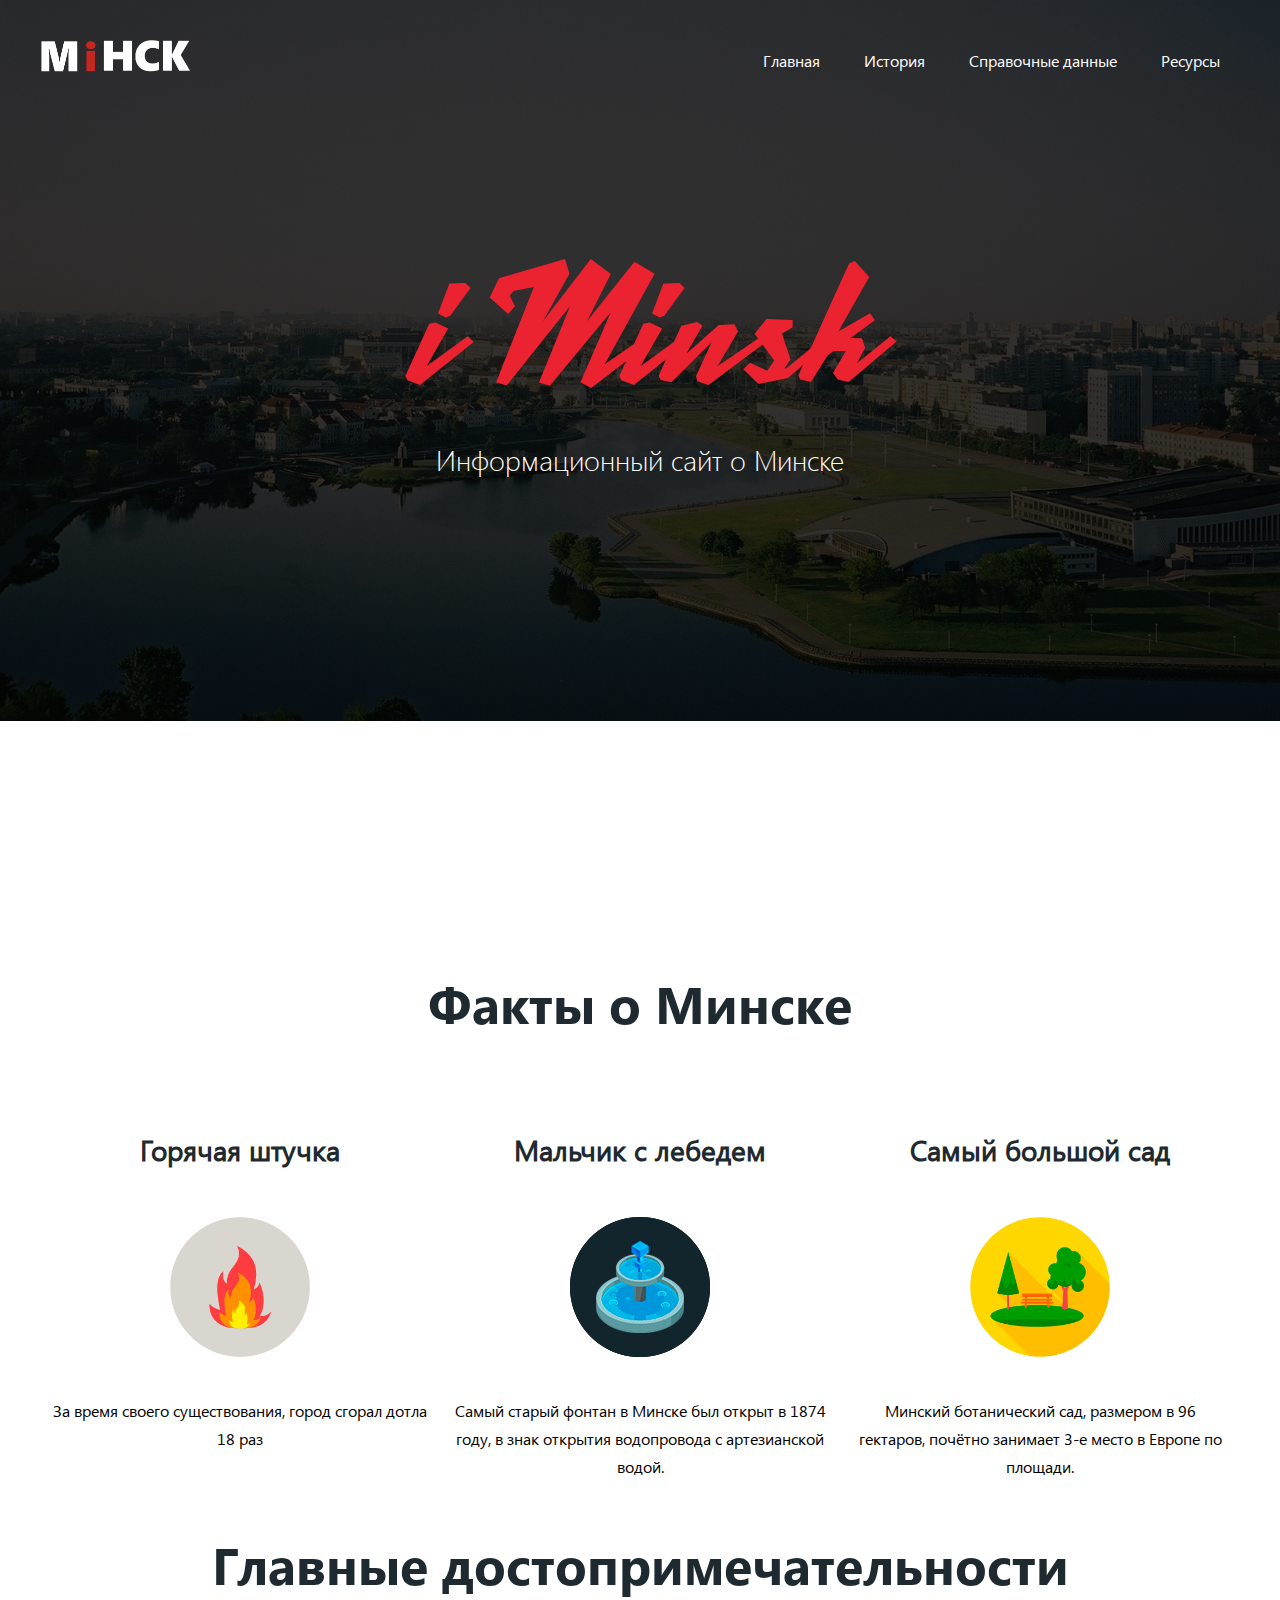
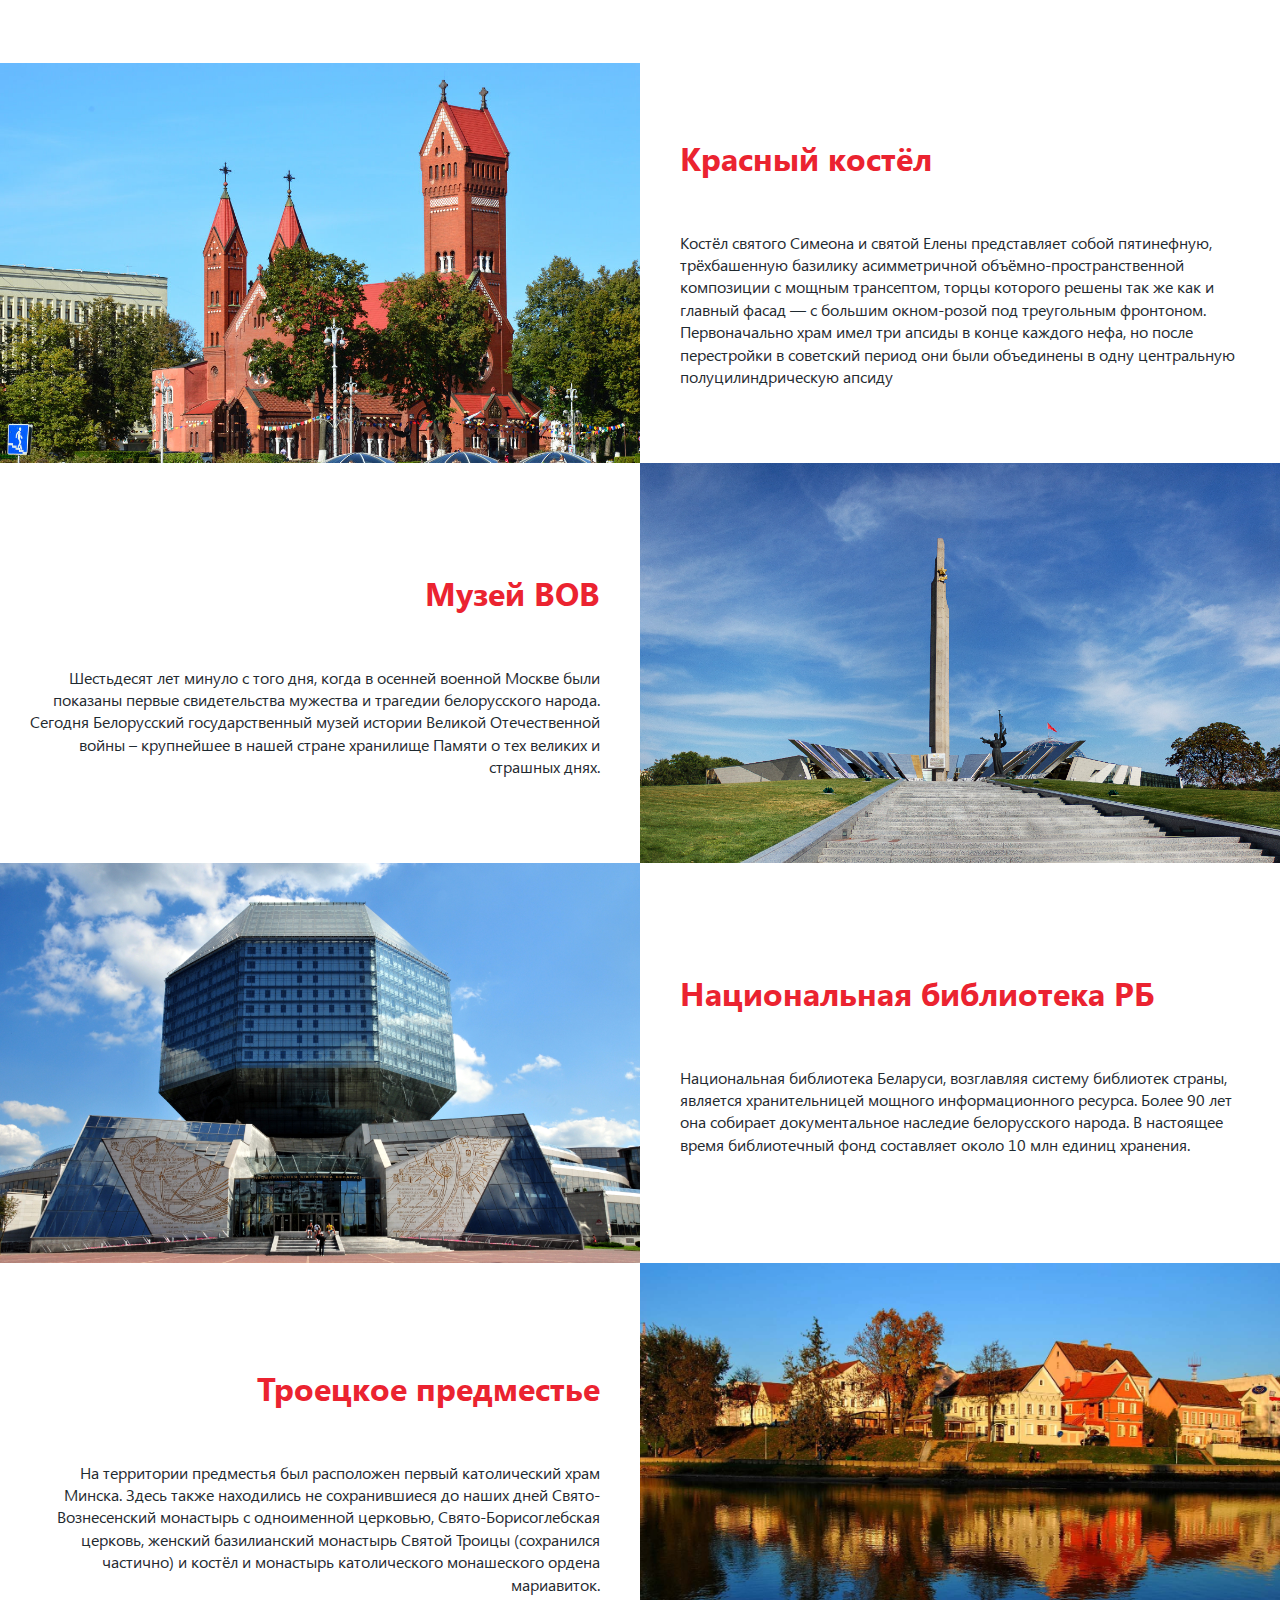
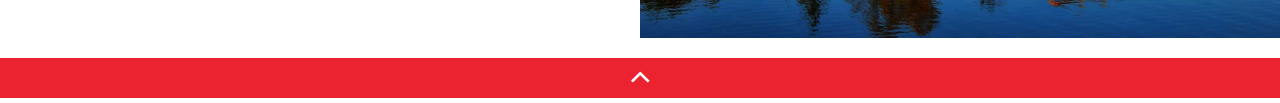
<file: pract2/index.html>
<!DOCTYPE html>
<html lang="en">
	<head>
		<meta charset="UTF-8">
		<title>Главная | iMinsk</title>
		<link href="stylesheets/screen.css" media="screen, projection" rel="stylesheet" type="text/css" />
		<link href="stylesheets/font-awesome.min.css" media="screen, projection" rel="stylesheet" type="text/css" />
		<script src="js/jquery-3.1.0.min.js"></script>
		<link rel="icon" href="images/favicon.png" type="image/x-icon">
	</head>
	<body>
		<header>
			<div class="menu-head">
				<div class="container">
					<img src="images/logo.png">			 	
					<nav class="menu">
						<a href="index.html">Главная</a>
						<a href="history.html">История</a>
						<a href="data.html">Справочные данные</a>
						<a href="resources.html">Ресурсы</a>
					</nav>
					<div style="clear: both"></div>
				</div>
			</div>
			<h1>i Minsk</h1>
			<h5>Информационный сайт о Минске</h5>
			<a href="" id="tohash"><i  class="fa fa-angle-down fa-2x"></i></a>		
		</header>
		<h2>Факты о Минске</h2>
		<section class="facts">
			<div class="container">
				<div class="colum-3">
					<h3>Горячая штучка</h3>
					<img src="images/fact1.png" alt="">
					<p>За время своего существования, город сгорaл дотла 18 раз</p>
				</div>
				<div class="colum-3">
					<h3>Мальчик с лебедем</h3>
					<img src="images/fact3.png" alt="">
					<p>Самый старый фонтан в Минске был открыт в 1874 году, в знак открытия водопровода с артезианской водой.</p>
				</div>
				<div class="colum-3">
					<h3>Самый большой сад</h3>
					<img src="images/fact2.png" alt="">
					<p>Минский ботанический сад, размером в 96 гектаров, почётно занимает 3-е место в Европе по площади.</p>
				</div>
			</div>
		</section>
		<h2>Главные достопримечательности</h2>
		<section class="sights">
			<section class="sight sig1">
				<div>
					<img src="images/sight1.jpg" alt="Красный костёл">
				</div>
				<div class="text">
					<h3>Красный костёл</h3>
					<p>Костёл святого Симеона и святой Елены представляет собой пятинефную, трёхбашенную базилику асимметричной объёмно-пространственной композиции с мощным трансептом, торцы которого решены так же как и главный фасад — с большим окном-розой под треугольным фронтоном. Первоначально храм имел три апсиды в конце каждого нефа, но после перестройки в советский период они были объединены в одну центральную полуцилиндрическую апсиду</p>
				</div>
			</section>
			<section class="sight sig2">
				<div class="text">
					<h3>Музей ВОВ</h3>
					<p>Шестьдесят лет минуло с того дня, когда в осенней военной Москве были показаны первые свидетельства мужества и трагедии белорусского народа. Сегодня Белорусский государственный музей истории Великой Отечественной войны – крупнейшее в нашей стране хранилище Памяти о тех великих и страшных днях.</p>
				</div>
				<div>
					<img src="images/sight2.jpg" alt="">
				</div>
			</section>
			<section class="sight sig3">
				<div>
					<img src="images/sight3.jpg" alt="">
				</div>
				<div class="text">
					<h3>Национальная библиотека РБ</h3>
					<p>Национальная библиотека Беларуси, возглавляя систему библиотек страны, является хранительницей мощного информационного ресурса. Более 90 лет она собирает документальное наследие белорусского народа. В настоящее время библиотечный фонд составляет около 10 млн единиц хранения.</p>
				</div>
			</section>
			<section class="sight sig4">
				<div class="text">
					<h3>Троецкое предместье</h3>
					<p>На территории предместья был расположен первый католический храм Минска. Здесь также находились не сохранившиеся до наших дней Свято-Вознесенский монастырь с одноименной церковью, Свято-Борисоглебская церковь, женский базилианский монастырь Святой Троицы (сохранился частично) и костёл и монастырь католического монашеского ордена мариавиток.</p>
				</div>
				<div>
					<img src="images/sight4.jpg" alt="">
				</div>
			</section>
		</section>
		<a href="" id="up"><i class="fa fa-angle-up fa-2x"></i></a>
		<script>
			$('#tohash').on('click', function(){
				$('html, body').animate({scrollTop: $('header').height()}, 700);
				return false;
			});
			$(window).on('scroll', function(){
			if( $(window).scrollTop() > $(window).height()){
				$('.menu-head').addClass('navbar-fixed-top');
			} else {
				$('.menu-head').removeClass('navbar-fixed-top');
			}
			return false;
			});	
			$(function(){
			$('#up').click(function() {
				$('html, body').animate({scrollTop: 0},800);
			  		return false;
			   });
			});
		</script>
	</body>
</html>
</file>
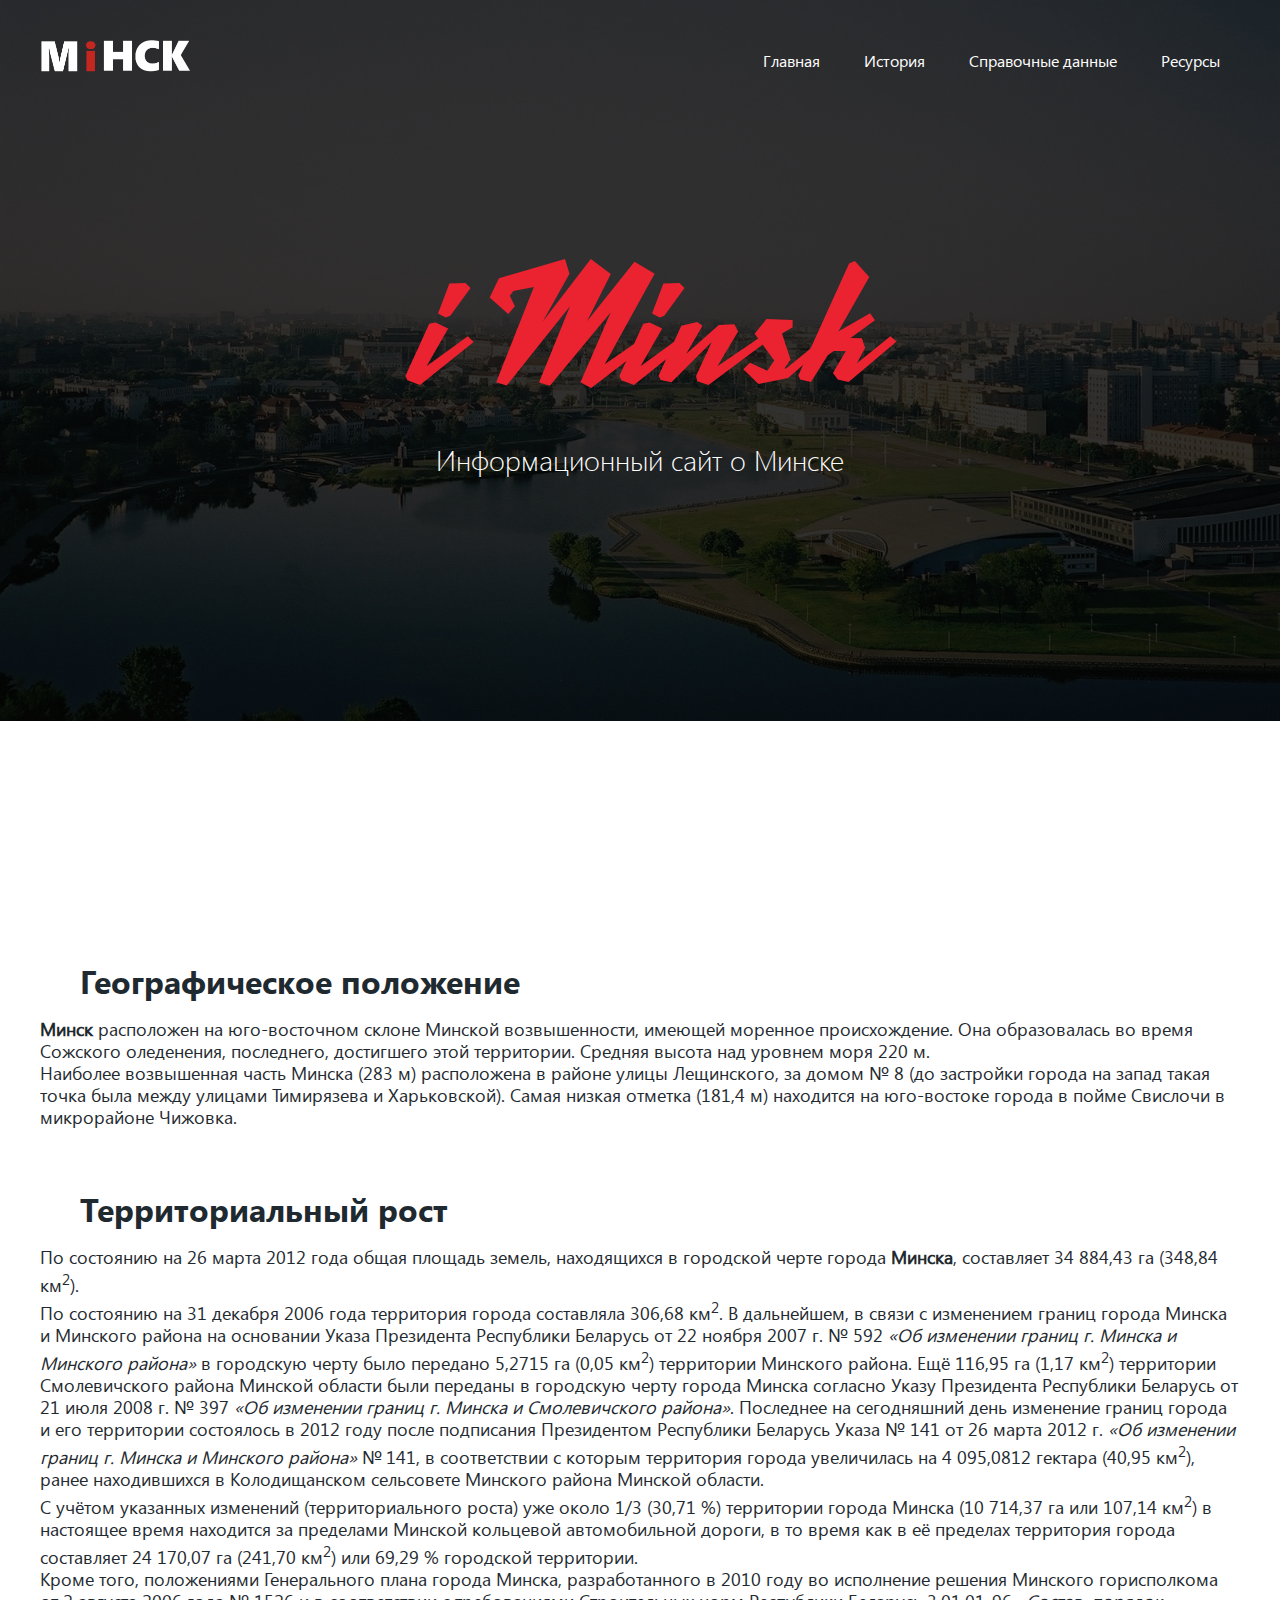
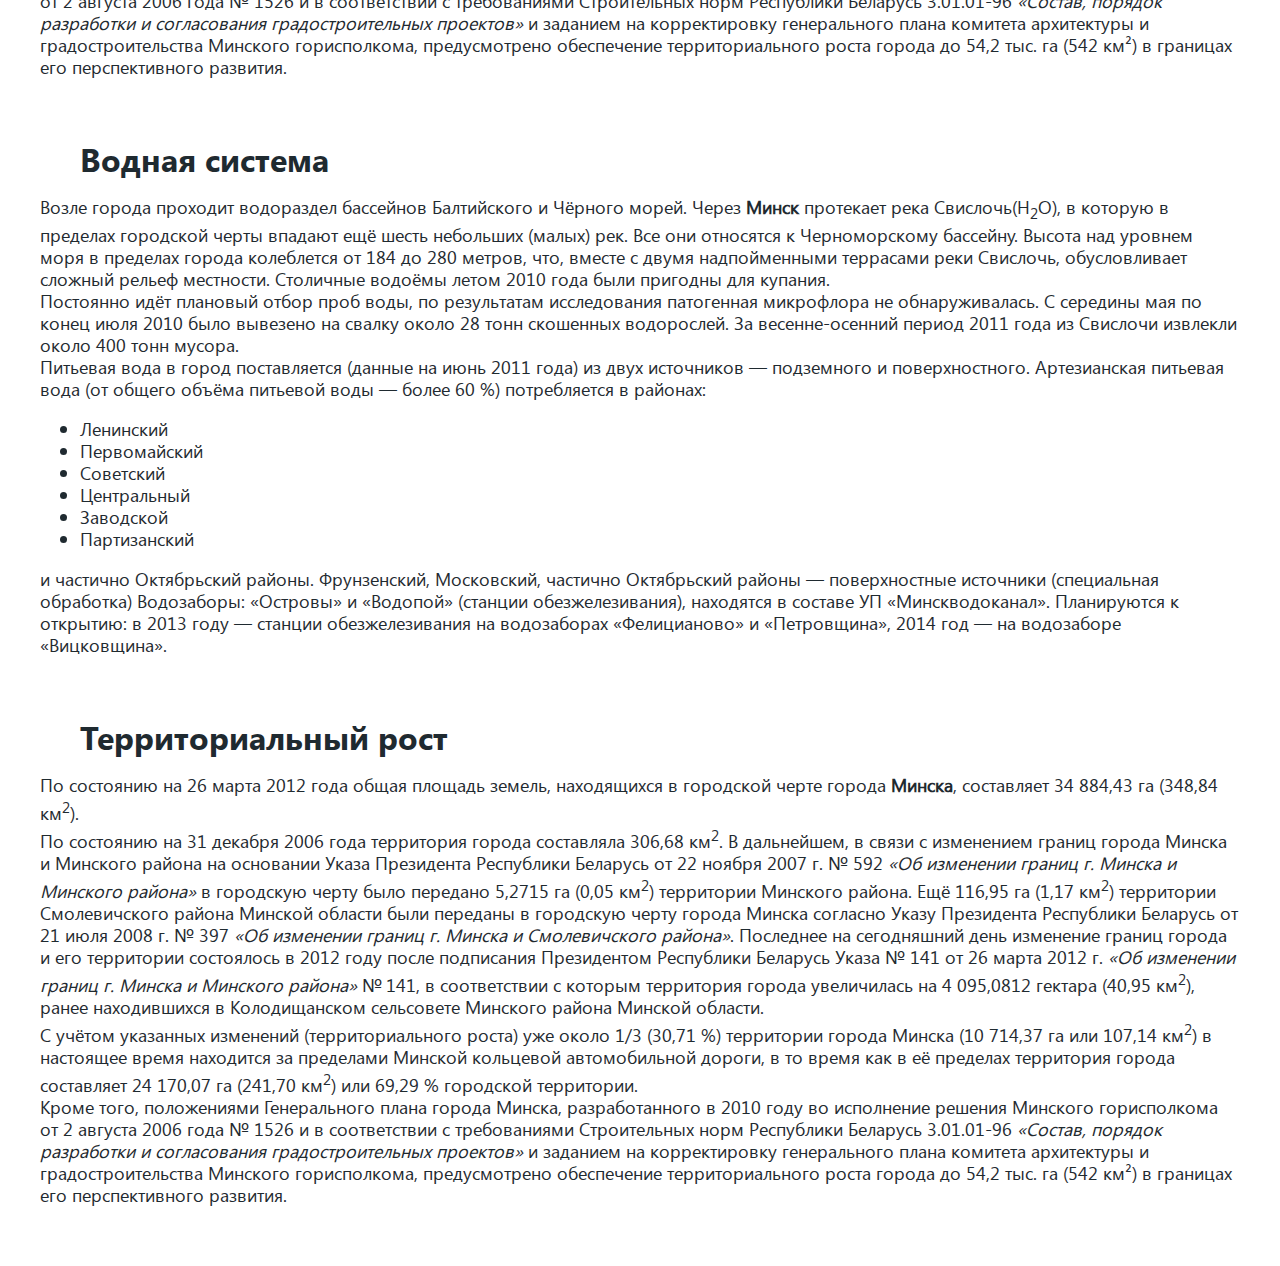
<file: pract2/data.html>
<!DOCTYPE html>
<html lang="en">
	<head>
		<meta charset="UTF-8">
		<title>Справочные ресурсы | iMinsk</title>
		<link href="stylesheets/screen.css" media="screen, projection" rel="stylesheet" type="text/css" />
		<script src="js/jquery-3.1.0.min.js"></script>
		<link rel="icon" href="images/favicon.png" type="image/x-icon">
	</head>
	<body>
		<header>
			<div class="menu-head">
				<div class="container">
					<img src="images/logo.png">			 	
					<nav class="menu">
						<a href="index.html">Главная</a>
						<a href="history.html">История</a>
						<a href="data.html">Справочные данные</a>
						<a href="resources.html">Ресурсы</a>
					</nav>
					<div style="clear: both"></div>
				</div>
			</div>
			<h1>i Minsk</h1>
			<h5>Информационный сайт о Минске</h5>
			<a href="" id="tohash"><i  class="fa fa-angle-down fa-2x"></i></a>		
		</header>
		<div class="container">
			<section class="data">
				<h2>Географическое положение</h2>
				<p><b>Минск</b> расположен на юго-восточном склоне Минской возвышенности, имеющей моренное происхождение. Она образовалась во время Сожского оледенения, последнего, достигшего этой территории. Средняя высота над уровнем моря 220 м. <br> Наиболее возвышенная часть Минска (283 м) расположена в районе улицы Лещинского, за домом № 8 (до застройки города на запад такая точка была между улицами Тимирязева и Харьковской). Самая низкая отметка (181,4 м) находится на юго-востоке города в пойме Свислочи в микрорайоне Чижовка.</p>
			</section>
			<section class="data">
				<h2>Территориальный рост</h2>
				<p>По состоянию на 26 марта 2012 года общая площадь земель, находящихся в городской черте города <b>Минска</b>, составляет 34 884,43 га (348,84 км<sup>2</sup>).<br> По состоянию на 31 декабря 2006 года территория города составляла 306,68 км<sup>2</sup>. В дальнейшем, в связи с изменением границ города Минска и Минского района на основании Указа Президента Республики Беларусь от 22 ноября 2007 г. № 592 <i>«Об изменении границ г. Минска и Минского района»</i> в городскую черту было передано 5,2715 га (0,05 км<sup>2</sup>) территории Минского района. Ещё 116,95 га (1,17 км<sup>2</sup>) территории Смолевичского района Минской области были переданы в городскую черту города Минска согласно Указу Президента Республики Беларусь от 21 июля 2008 г. № 397 <i>«Об изменении границ г. Минска и Смолевичского района»</i>. Последнее на сегодняшний день изменение границ города и его территории состоялось в 2012 году после подписания Президентом Республики Беларусь Указа № 141 от 26 марта 2012 г. <i>«Об изменении границ г. Минска и Минского района»</i> № 141, в соответствии с которым территория города увеличилась на 4 095,0812 гектара (40,95 км<sup>2</sup>), ранее находившихся в Колодищанском сельсовете Минского района Минской области.<br> С учётом указанных изменений (территориального роста) уже около 1/3 (30,71 %) территории города Минска (10 714,37 га или 107,14 км<sup>2</sup>) в настоящее время находится за пределами Минской кольцевой автомобильной дороги, в то время как в её пределах территория города составляет 24 170,07 га (241,70 км<sup>2</sup>) или 69,29 % городской территории.<br>Кроме того, положениями Генерального плана города Минска, разработанного в 2010 году во исполнение решения Минского горисполкома от 2 августа 2006 года № 1526 и в соответствии с требованиями Строительных норм Республики Беларусь 3.01.01-96 <i>«Состав, порядок разработки и согласования градостроительных проектов»</i> и заданием на корректировку генерального плана комитета архитектуры и градостроительства Минского горисполкома, предусмотрено обеспечение территориального роста города до 54,2 тыс. га (542 км²) в границах его перспективного развития.</p>
			</section>
			<section class="data">
				<h2>Водная система</h2>
				<p>Возле города проходит водораздел бассейнов Балтийского и Чёрного морей. Через <b>Минск</b> протекает река Свислочь(H<sub>2</sub>O), в которую в пределах городской черты впадают ещё шесть небольших (малых) рек. Все они относятся к Черноморскому бассейну. Высота над уровнем моря в пределах города колеблется от 184 до 280 метров, что, вместе с двумя надпойменными террасами реки Свислочь, обусловливает сложный рельеф местности. Столичные водоёмы летом 2010 года были пригодны для купания.<br> Постоянно идёт плановый отбор проб воды, по результатам исследования патогенная микрофлора не обнаруживалась. С середины мая по конец июля 2010 было вывезено на свалку около 28 тонн скошенных водорослей. За весенне-осенний период 2011 года из Свислочи извлекли около 400 тонн мусора. <br>Питьевая вода в город поставляется (данные на июнь 2011 года) из двух источников — подземного и поверхностного. Артезианская питьевая вода (от общего объёма питьевой воды — более 60 %) потребляется в районах: 
				<ul>
					<li>Ленинский</li>
					<li>Первомайский</li>
					<li>Советский</li>
					<li>Центральный</li>
					<li>Заводской</li>
					<li>Партизанский</li>
				</ul>
				и частично Октябрьский районы. Фрунзенский, Московский, частично Октябрьский районы — поверхностные источники (специальная обработка) Водозаборы: «Островы» и «Водопой» (станции обезжелезивания), находятся в составе УП «Минскводоканал». Планируются к открытию: в 2013 году — станции обезжелезивания на водозаборах «Фелицианово» и «Петровщина», 2014 год — на водозаборе «Вицковщина».</p>
			</section>
			<section class="data">
				<h2>Территориальный рост</h2>
				<p>По состоянию на 26 марта 2012 года общая площадь земель, находящихся в городской черте города <b>Минска</b>, составляет 34 884,43 га (348,84 км<sup>2</sup>).<br> По состоянию на 31 декабря 2006 года территория города составляла 306,68 км<sup>2</sup>. В дальнейшем, в связи с изменением границ города Минска и Минского района на основании Указа Президента Республики Беларусь от 22 ноября 2007 г. № 592 <i>«Об изменении границ г. Минска и Минского района»</i> в городскую черту было передано 5,2715 га (0,05 км<sup>2</sup>) территории Минского района. Ещё 116,95 га (1,17 км<sup>2</sup>) территории Смолевичского района Минской области были переданы в городскую черту города Минска согласно Указу Президента Республики Беларусь от 21 июля 2008 г. № 397 <i>«Об изменении границ г. Минска и Смолевичского района»</i>. Последнее на сегодняшний день изменение границ города и его территории состоялось в 2012 году после подписания Президентом Республики Беларусь Указа № 141 от 26 марта 2012 г. <i>«Об изменении границ г. Минска и Минского района»</i> № 141, в соответствии с которым территория города увеличилась на 4 095,0812 гектара (40,95 км<sup>2</sup>), ранее находившихся в Колодищанском сельсовете Минского района Минской области.<br> С учётом указанных изменений (территориального роста) уже около 1/3 (30,71 %) территории города Минска (10 714,37 га или 107,14 км<sup>2</sup>) в настоящее время находится за пределами Минской кольцевой автомобильной дороги, в то время как в её пределах территория города составляет 24 170,07 га (241,70 км<sup>2</sup>) или 69,29 % городской территории.<br>Кроме того, положениями Генерального плана города Минска, разработанного в 2010 году во исполнение решения Минского горисполкома от 2 августа 2006 года № 1526 и в соответствии с требованиями Строительных норм Республики Беларусь 3.01.01-96 <i>«Состав, порядок разработки и согласования градостроительных проектов»</i> и заданием на корректировку генерального плана комитета архитектуры и градостроительства Минского горисполкома, предусмотрено обеспечение территориального роста города до 54,2 тыс. га (542 км²) в границах его перспективного развития.</p>
			</section>
			<br><br>
		</div>
		<script>
			$('#tohash').on('click', function(){
			$('html, body').animate({scrollTop: $('header').height()}, 700);
			return false;
			});
			$(window).on('scroll', function(){
			if( $(window).scrollTop() > $(window).height()){
				$('.menu-head').addClass('navbar-fixed-top');
			} else {
				$('.menu-head').removeClass('navbar-fixed-top');
			}
			return false;
			});	
			$(function(){
			$('#up').click(function() {
				$('html, body').animate({scrollTop: 0},800);
			  		return false;
			   });
			});
		</script>
	</body>
</html>
</file>
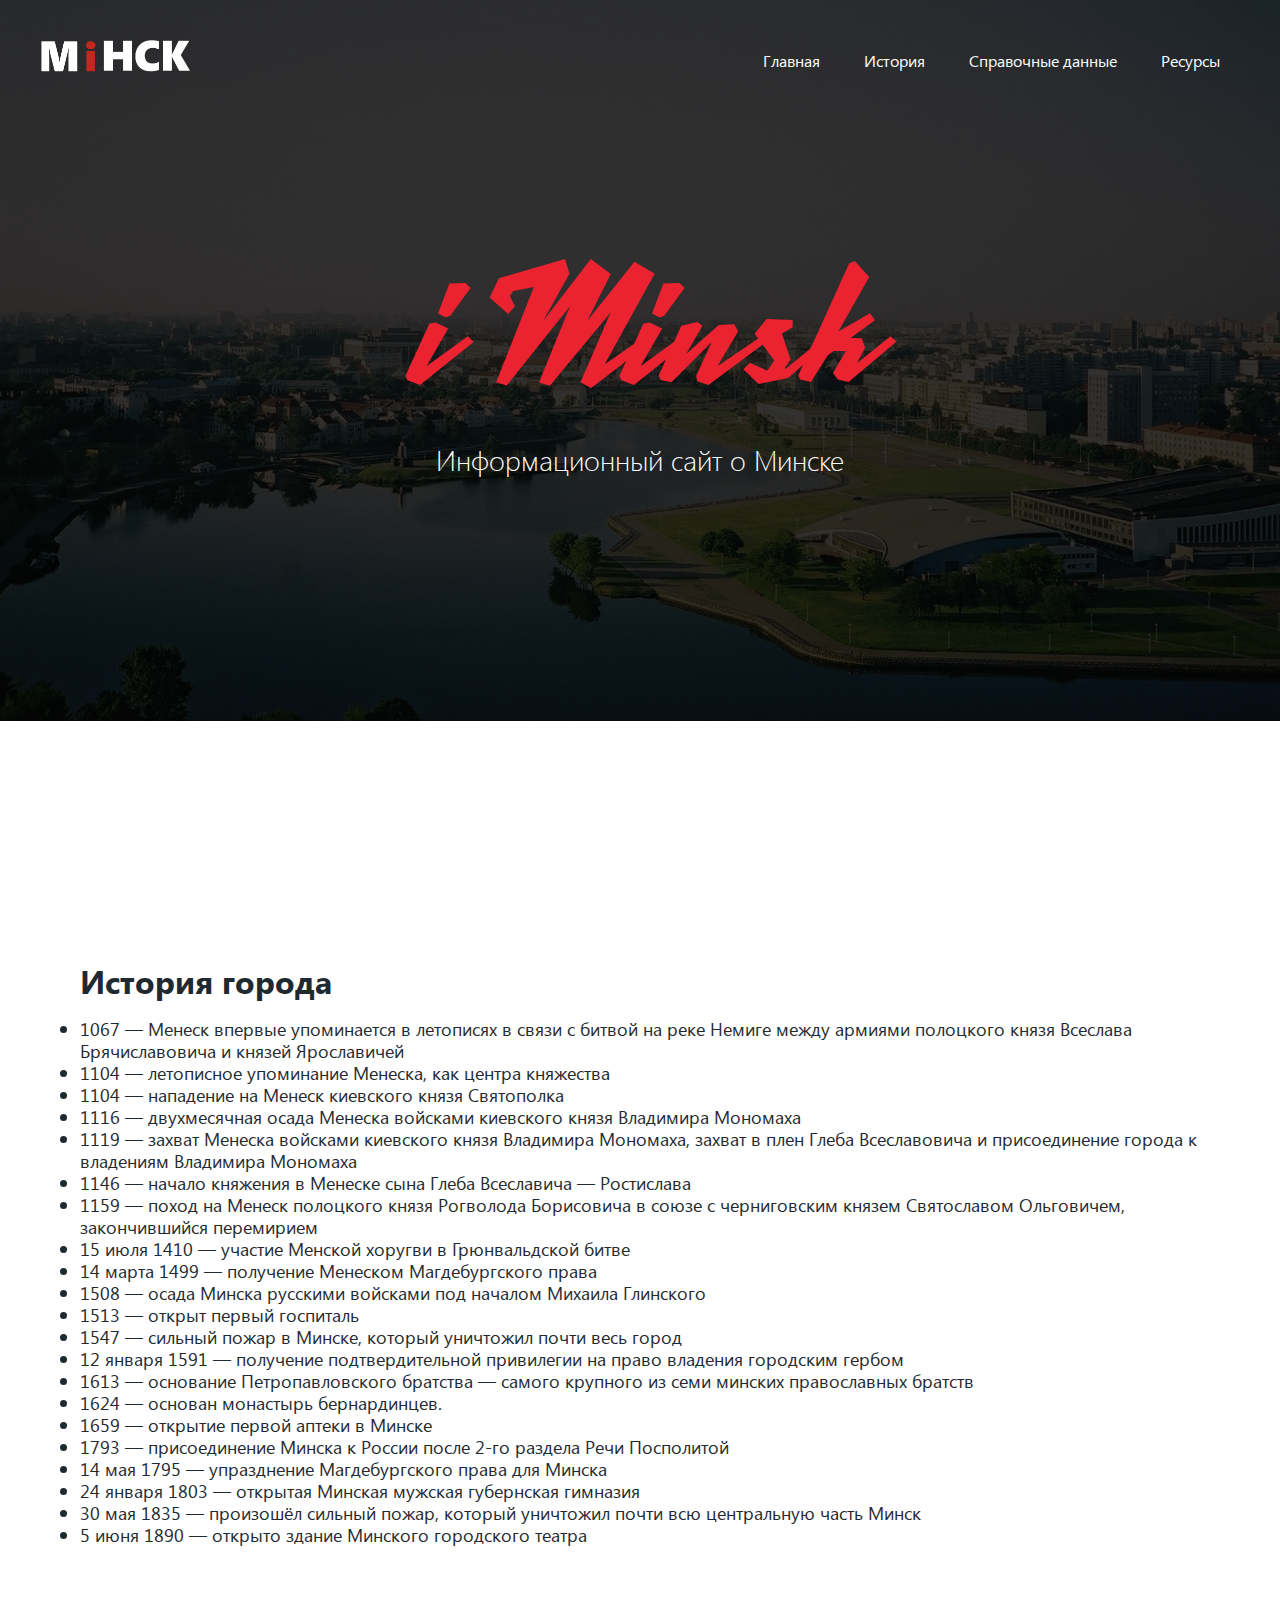
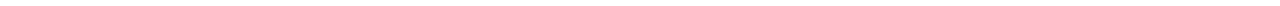
<file: pract2/history.html>
<!DOCTYPE html>
<html lang="en">
	<head>
		<meta charset="UTF-8">
		<title>История | iMinsk</title>
		<link href="stylesheets/screen.css" media="screen, projection" rel="stylesheet" type="text/css" />
		<script src="js/jquery-3.1.0.min.js"></script>
		<link rel="icon" href="images/favicon.png" type="image/x-icon">
	</head>
	<body>
		<header>
			<div class="menu-head">
				<div class="container">
					<img src="images/logo.png">			 	
					<nav class="menu">
						<a href="index.html">Главная</a>
						<a href="history.html">История</a>
						<a href="data.html">Справочные данные</a>
						<a href="resources.html">Ресурсы</a>
					</nav>
					<div style="clear: both"></div>
				</div>
			</div>
			<h1>i Minsk</h1>
			<h5>Информационный сайт о Минске</h5>
			<a href="" id="tohash"><i  class="fa fa-angle-down fa-2x"></i></a>		
		</header>
		<div class="container">
			<section class="data">
				<h2>История города</h2>
				<ul>
					<li>1067 — Менеск впервые упоминается в летописях в связи с битвой на реке Немиге между армиями полоцкого князя Всеслава Брячиславовича и князей Ярославичей</li>
					<li>1104 — летописное упоминание Менеска, как центра княжества</li>
					<li>1104 — нападение на Менеск киевского князя Святополка</li>
					<li>1116 — двухмесячная осада Менеска войсками киевского князя Владимира Мономаха</li>
					<li>1119 — захват Менеска войсками киевского князя Владимира Мономаха, захват в плен Глеба Всеславовича и присоединение города к владениям Владимира Мономаха</li>
					<li>1146 — начало княжения в Менеске сына Глеба Всеславича — Ростислава</li>
					<li>1159 — поход на Менеск полоцкого князя Рогволода Борисовича в союзе с черниговским князем Святославом Ольговичем, закончившийся перемирием</li>
					<li>15 июля 1410 — участие Менской хоругви в Грюнвальдской битве</li>
					<li>14 марта 1499 — получение Менеском Магдебургского права</li>
					<li>1508 — осада Минска русскими войсками под началом Михаила Глинского</li>
					<li>1513 — открыт первый госпиталь</li>
					<li>1547 — сильный пожар в Минске, который уничтожил почти весь город</li>
					<li>12 января 1591 — получение подтвердительной привилегии на право владения городским гербом</li>
					<li>1613 — основание Петропавловского братства — самого крупного из семи минских православных братств</li>
					<li>1624 — основан монастырь бернардинцев.</li>
					<li>1659 — открытие первой аптеки в Минске</li>
					<li>1793 — присоединение Минска к России после 2-го раздела Речи Посполитой</li>
					<li>14 мая 1795 — упразднение Магдебургского права для Минска</li>
					<li>24 января 1803 — открытая Минская мужская губернская гимназия</li>
					<li>30 мая 1835 — произошёл сильный пожар, который уничтожил почти всю центральную часть Минск</li>
					<li>5 июня 1890 — открыто здание Минского городского театра</li>
				</ul>
			</section>
			<br><br>
		</div>
		<script>
			$('#tohash').on('click', function(){
			$('html, body').animate({scrollTop: $('header').height()}, 700);
			return false;
			});
			$(window).on('scroll', function(){
			if( $(window).scrollTop() > $(window).height()){
				$('.menu-head').addClass('navbar-fixed-top');
			} else {
				$('.menu-head').removeClass('navbar-fixed-top');
			}
			return false;
			});	
			$(function(){
			$('#up').click(function() {
				$('html, body').animate({scrollTop: 0},800);
			  		return false;
			   });
			});
		</script>
	</body>
</html>
</file>
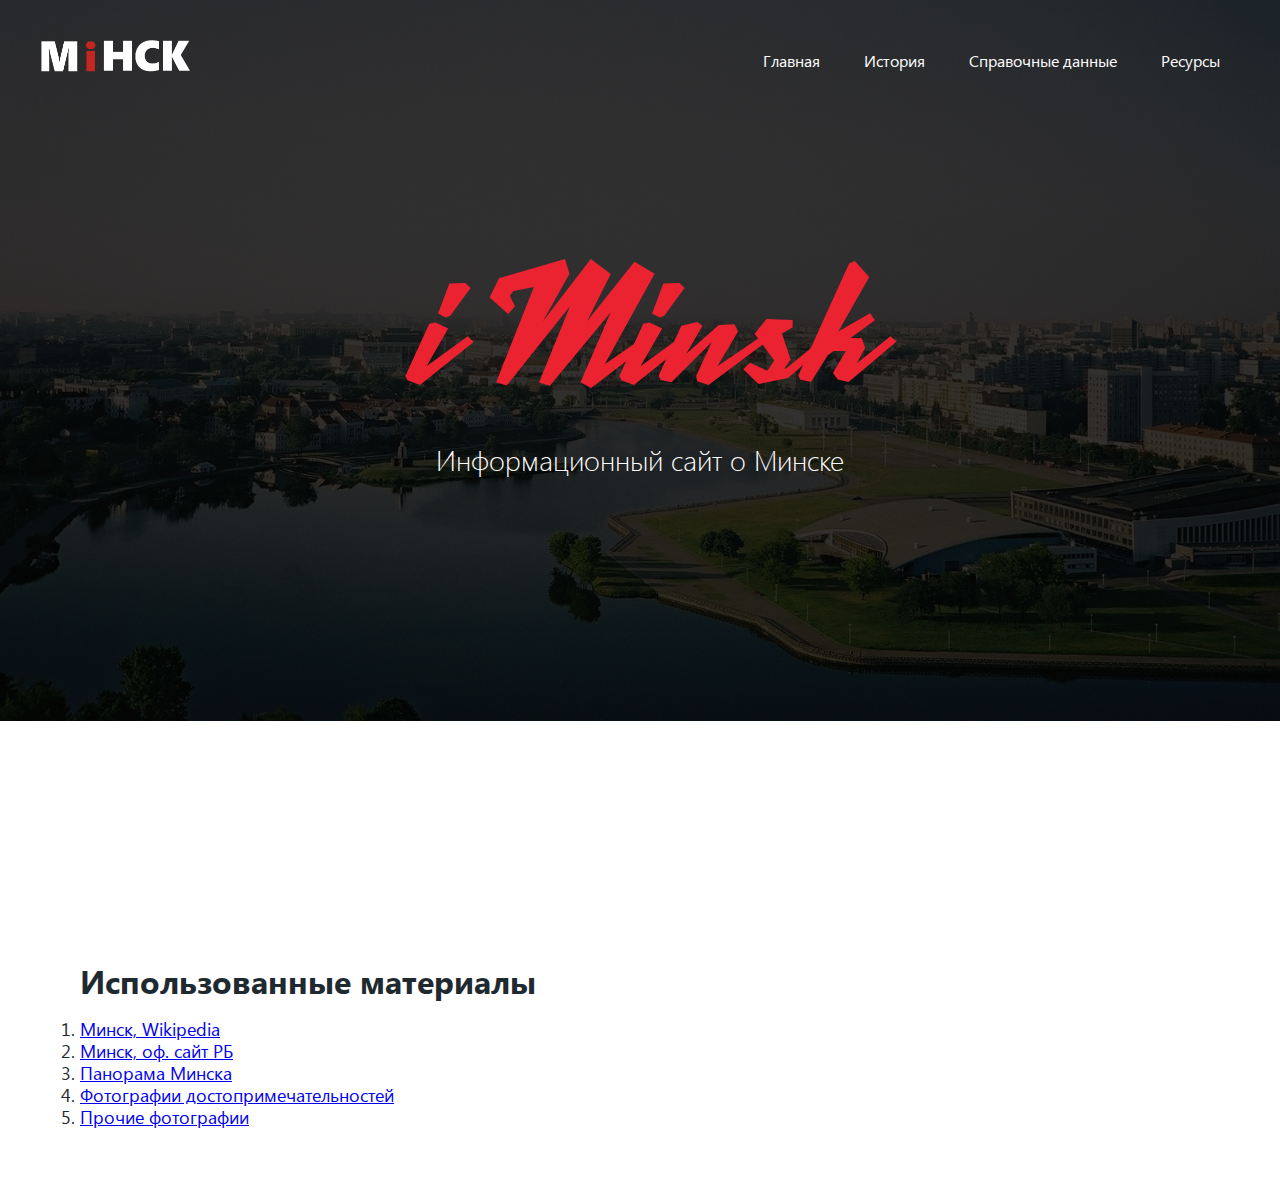
<file: pract2/resources.html>
<!DOCTYPE html>
<html lang="en">
	<head>
		<meta charset="UTF-8">
		<title>Ресурсы | iMinsk</title>
		<link href="stylesheets/screen.css" media="screen, projection" rel="stylesheet" type="text/css" />
		<script src="js/jquery-3.1.0.min.js"></script>
		<link rel="icon" href="images/favicon.png" type="image/x-icon">
	</head>
	<body>
		<header>
			<div class="menu-head">
				<div class="container">
					<img src="images/logo.png">			 	
					<nav class="menu">
						<a href="index.html">Главная</a>
						<a href="history.html">История</a>
						<a href="data.html">Справочные данные</a>
						<a href="resources.html">Ресурсы</a>
					</nav>
					<div style="clear: both"></div>
				</div>
			</div>
			<h1>i Minsk</h1>
			<h5>Информационный сайт о Минске</h5>
			<a href="" id="tohash"><i  class="fa fa-angle-down fa-2x"></i></a>		
		</header>
		<div class="container">
			<section class="data">
				<h2>Использованные материалы</h2>
				<ol>
					<li><a href="https://ru.wikipedia.org/wiki/%D0%9C%D0%B8%D0%BD%D1%81%D0%BA">Минск, Wikipedia</a></li>
					<li><a href="http://www.belarus.by/ru/about-belarus/geography/minskcity">Минск, оф. сайт РБ</a></li>
					<li><a href="http://vkvartire.by/wp-content/uploads/2016/02/minsk-kvartiry-na-sutki.jpg">Панорама Минска</a></li>
					<li><a href="http://www.snimkiby.net/gorod/minsk/">Фотографии достопримечательностей</a></li>
					<li><a href="http://google.com">Прочие фотографии</a></li>
				</ol>
			</section>
			<br><br>
		</div>
		<script>
			$('#tohash').on('click', function(){
			$('html, body').animate({scrollTop: $('header').height()}, 700);
			return false;
			});
			$(window).on('scroll', function(){
			if( $(window).scrollTop() > $(window).height()){
				$('.menu-head').addClass('navbar-fixed-top');
			} else {
				$('.menu-head').removeClass('navbar-fixed-top');
			}
			return false;
			});	
			$(function(){
			$('#up').click(function() {
				$('html, body').animate({scrollTop: 0},800);
			  		return false;
			   });
			});
		</script>
	</body>
</html>
</file>
<file: pract2/stylesheets/screen.css>
/* font-family: "SegoeUIRegular"; */
@font-face {
  font-family: "SegoeUIRegular";
  src: url("../fonts/SegoeUIRegular/SegoeUIRegular.eot");
  src: url("../fonts/SegoeUIRegular/SegoeUIRegular.eot?#iefix") format("embedded-opentype"), url("../fonts/SegoeUIRegular/SegoeUIRegular.woff") format("woff"), url("../fonts/SegoeUIRegular/SegoeUIRegular.ttf") format("truetype");
  font-style: normal;
  font-weight: normal;
}
@font-face {
  font-family: "Scriptonite";
  src: url("../fonts/Scriptonite.ttf") format("truetype");
  font-style: normal;
  font-weight: normal;
}
/* font-family: "SegoeUIBold"; */
@font-face {
  font-family: "SegoeUIBold";
  src: url("../fonts/SegoeUIBold/SegoeUIBold.eot");
  src: url("../fonts/SegoeUIBold/SegoeUIBold.eot?#iefix") format("embedded-opentype"), url("../fonts/SegoeUIBold/SegoeUIBold.woff") format("woff"), url("../fonts/SegoeUIBold/SegoeUIBold.ttf") format("truetype");
  font-style: normal;
  font-weight: normal;
}
/* font-family: "SegoeUIItalic"; */
@font-face {
  font-family: "SegoeUIItalic";
  src: url("../fonts/SegoeUIItalic/SegoeUIItalic.eot");
  src: url("../fonts/SegoeUIItalic/SegoeUIItalic.eot?#iefix") format("embedded-opentype"), url("../fonts/SegoeUIItalic/SegoeUIItalic.woff") format("woff"), url("../fonts/SegoeUIItalic/SegoeUIItalic.ttf") format("truetype");
  font-style: normal;
  font-weight: normal;
}
/* font-family: "SegoeUILight"; */
@font-face {
  font-family: "SegoeUILight";
  src: url("../fonts/SegoeUILight/SegoeUILight.eot");
  src: url("../fonts/SegoeUILight/SegoeUILight.eot?#iefix") format("embedded-opentype"), url("../fonts/SegoeUILight/SegoeUILight.woff") format("woff"), url("../fonts/SegoeUILight/SegoeUILight.ttf") format("truetype");
  font-style: normal;
  font-weight: normal;
}
/* font-family: "SegoeUISemiBold"; */
@font-face {
  font-family: "SegoeUISemiBold";
  src: url("../fonts/SegoeUISemiBold/SegoeUISemiBold.eot");
  src: url("../fonts/SegoeUISemiBold/SegoeUISemiBold.eot?#iefix") format("embedded-opentype"), url("../fonts/SegoeUISemiBold/SegoeUISemiBold.woff") format("woff"), url("../fonts/SegoeUISemiBold/SegoeUISemiBold.ttf") format("truetype");
  font-style: normal;
  font-weight: normal;
}
@font-face {
  font-family: "Scriptonite";
  src: url("../fonts/Scriptonite.ttf") format("truetype");
  font-style: normal;
  font-weight: normal;
}
body {
  font-family: SegoeUIRegular;
  overflow-x: hidden;
  padding: 0;
  margin: 0;
}

.colum-3 {
  width: 33.33333333334%;
  float: left;
}

.colum-4 {
  width: 25%;
  float: left;
}

.container {
  width: 1200px;
  margin: 0 auto;
  position: relative;
  height: inherit;
}

body > h2 {
  font-size: 52px;
  color: #1f2a30;
  text-align: center;
  font-family: SegoeUIBold;
  padding: 25px 0px 20px 0px;
}

.data h2 {
  margin: 0 20px 20px 20px;
}

@-webkit-keyframes bounce {
  0%, 20%, 50%, 80%, 100% {
    -webkit-transform: translateY(0);
    transform: translateY(0);
  }
  40% {
    -webkit-transform: translateY(-30px);
    transform: translateY(-30px);
  }
  60% {
    -webkit-transform: translateY(-15px);
    transform: translateY(-15px);
  }
}
@keyframes bounce {
  0%, 20%, 50%, 80%, 100% {
    -webkit-transform: translateY(0);
    -ms-transform: translateY(0);
    transform: translateY(0);
  }
  40% {
    -webkit-transform: translateY(-30px);
    -ms-transform: translateY(-30px);
    transform: translateY(-30px);
  }
  60% {
    -webkit-transform: translateY(-15px);
    -ms-transform: translateY(-15px);
    transform: translateY(-15px);
  }
}
header {
  width: 100%;
  height: 100vh;
  background-image: url(../images/headbg.png);
  background-size: 100%;
  background-repeat: no-repeat;
  position: relative;
  text-align: center;
}
header .menu-head {
  padding-top: 40px;
}
header .menu-head nav {
  float: right;
}
header .menu-head nav a {
  padding: 10px 20px 15px 20px;
  color: #fff;
  text-decoration: none;
  display: inline-block;
  border-bottom: 3px solid transparent;
}
header .menu-head nav a:hover {
  border-bottom-color: #eb2330;
}
header .navbar-fixed-top {
  background-color: #1f2a30;
  position: fixed;
  width: 100%;
  z-index: 999;
  top: 0;
  transition-duration: 1s;
  -ms-transition-duration: 1s;
  -o-transition-duration: 1s;
  -moz-transition-duration: 1s;
  -webkit-transition-duration: 1s;
  padding-top: 20px !important;
}
header img {
  width: 150px;
  float: left;
}
header h1 {
  font-family: Scriptonite;
  color: #fff;
  font-size: 172px;
  color: #eb2330;
  font-weight: 300;
  margin-bottom: 0 !important;
}
header h5 {
  color: #fff;
  font-size: 28px;
  font-weight: 100;
  font-family: SegoeUiLight;
  margin-top: 0;
}
header i {
  position: absolute;
  bottom: 40px;
  left: 50%;
  color: #fff;
  -webkit-animation: bounce 2000ms infinite;
  animation: bounce 2000ms infinite;
}

section.sight {
  width: 100%;
  height: 400px;
}
section.sight div {
  float: left;
  height: inherit;
  overflow: hidden;
  width: 50%;
}
section.sight div img {
  width: 100%;
  height: auto;
}
section.sight:nth-child(odd) .text {
  width: calc(50% - 70px) !important;
  text-align: left;
  padding-left: 40px;
  padding-right: 30px;
}
section.sight:nth-child(even) .text {
  width: calc(50% - 70px) !important;
  text-align: right;
  padding-right: 40px;
  padding-left: 30px;
}
section.sight h3 {
  font-size: 32px;
  color: #eb2330;
  padding-bottom: 20px;
  font-family: SegoeUIBold;
}
section.sight p {
  font-size: 16px;
  font-family: SegoeUIRegular;
  line-height: 1.4;
  color: #1f2a30;
}

.sig1 h3 {
  padding-top: 40px;
}

.sig2 h3 {
  padding-top: 75px;
}

.sig3 h3 {
  padding-top: 75px;
}

.sig4 h3 {
  padding-top: 70px;
}

.facts {
  padding: 0 0 60px 0;
  height: 300px;
  text-align: center;
}
.facts h3 {
  width: 100%;
  font-size: 28px;
  color: #1f2a30;
  height: 40px;
  display: block;
  line-height: 40px;
  font-weight: 700;
}
.facts img {
  margin: 20px auto;
  width: 140px;
}
.facts p {
  font-size: 16px;
  line-height: 28px;
  padding: 0 10px;
}

.map {
  width: 100%;
  height: auto;
}
.map img {
  width: 100%;
  height: inherit;
}

.data {
  font-size: 18px;
  line-height: 22px;
  color: #1f2a30;
}
.data h2 {
  font-size: 32px;
  font-family: SegoeUIBold;
  padding-left: 20px;
  width: calc(100% - 20px);
  margin-top: 70px;
  padding-bottom: 8px;
  margin-bottom: 10px;
}

#up {
  display: inline-block;
  width: 100%;
  height: 40px;
  text-align: center;
  color: #fff;
  line-height: 45px;
  background-color: #eb2330;
  margin-top: -5px;
}
</file>
